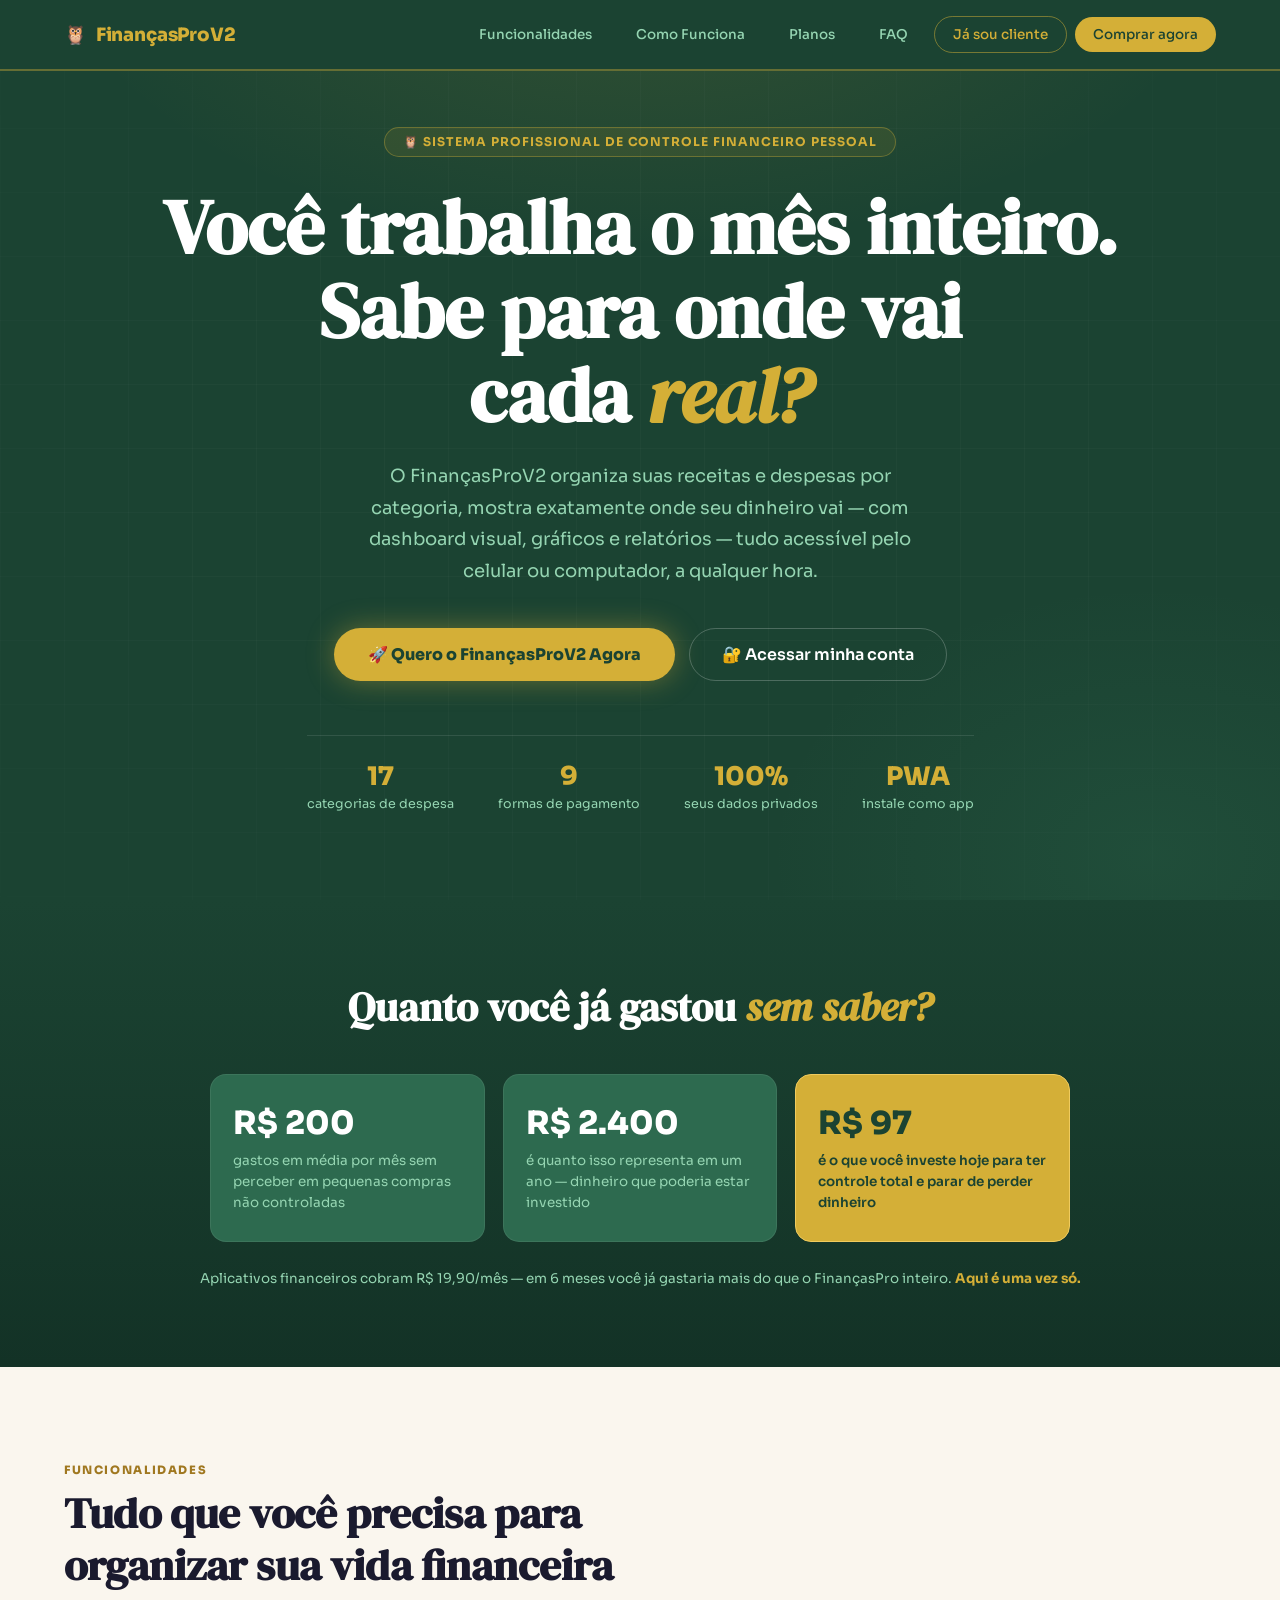
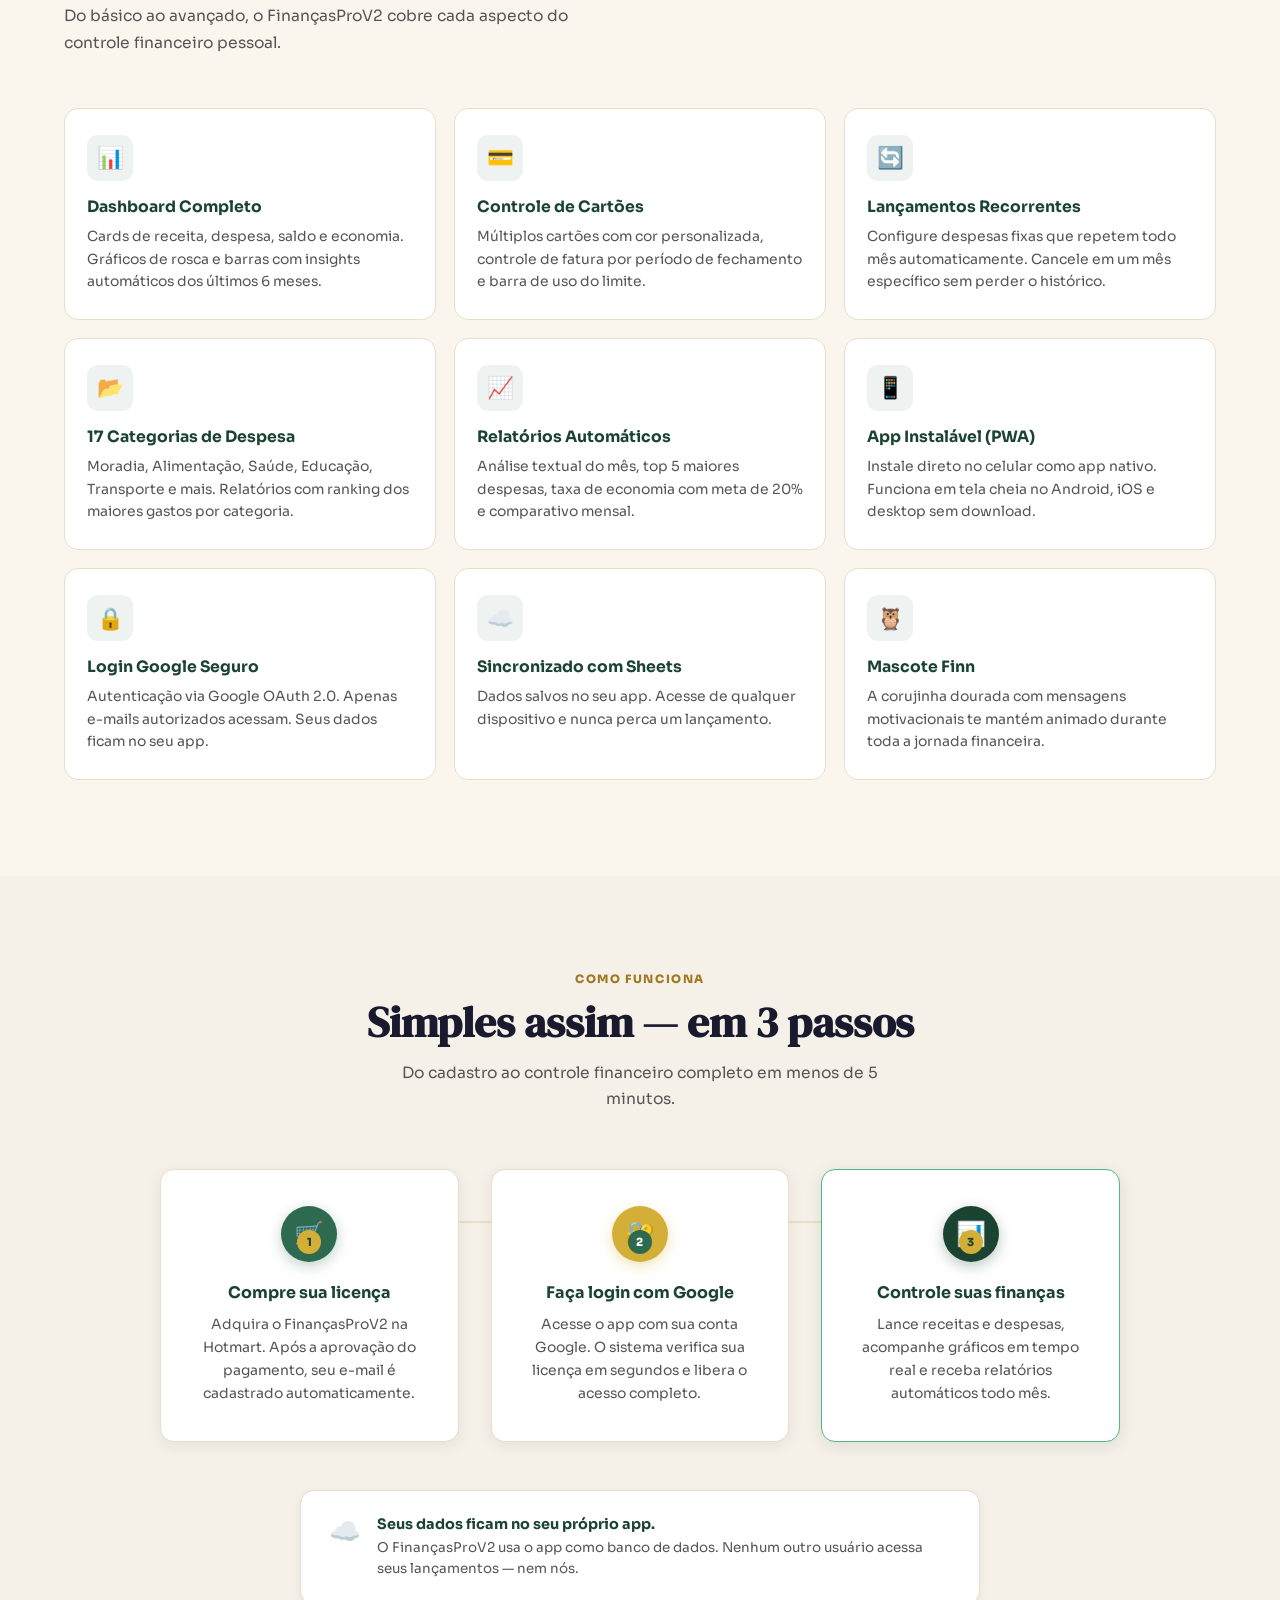
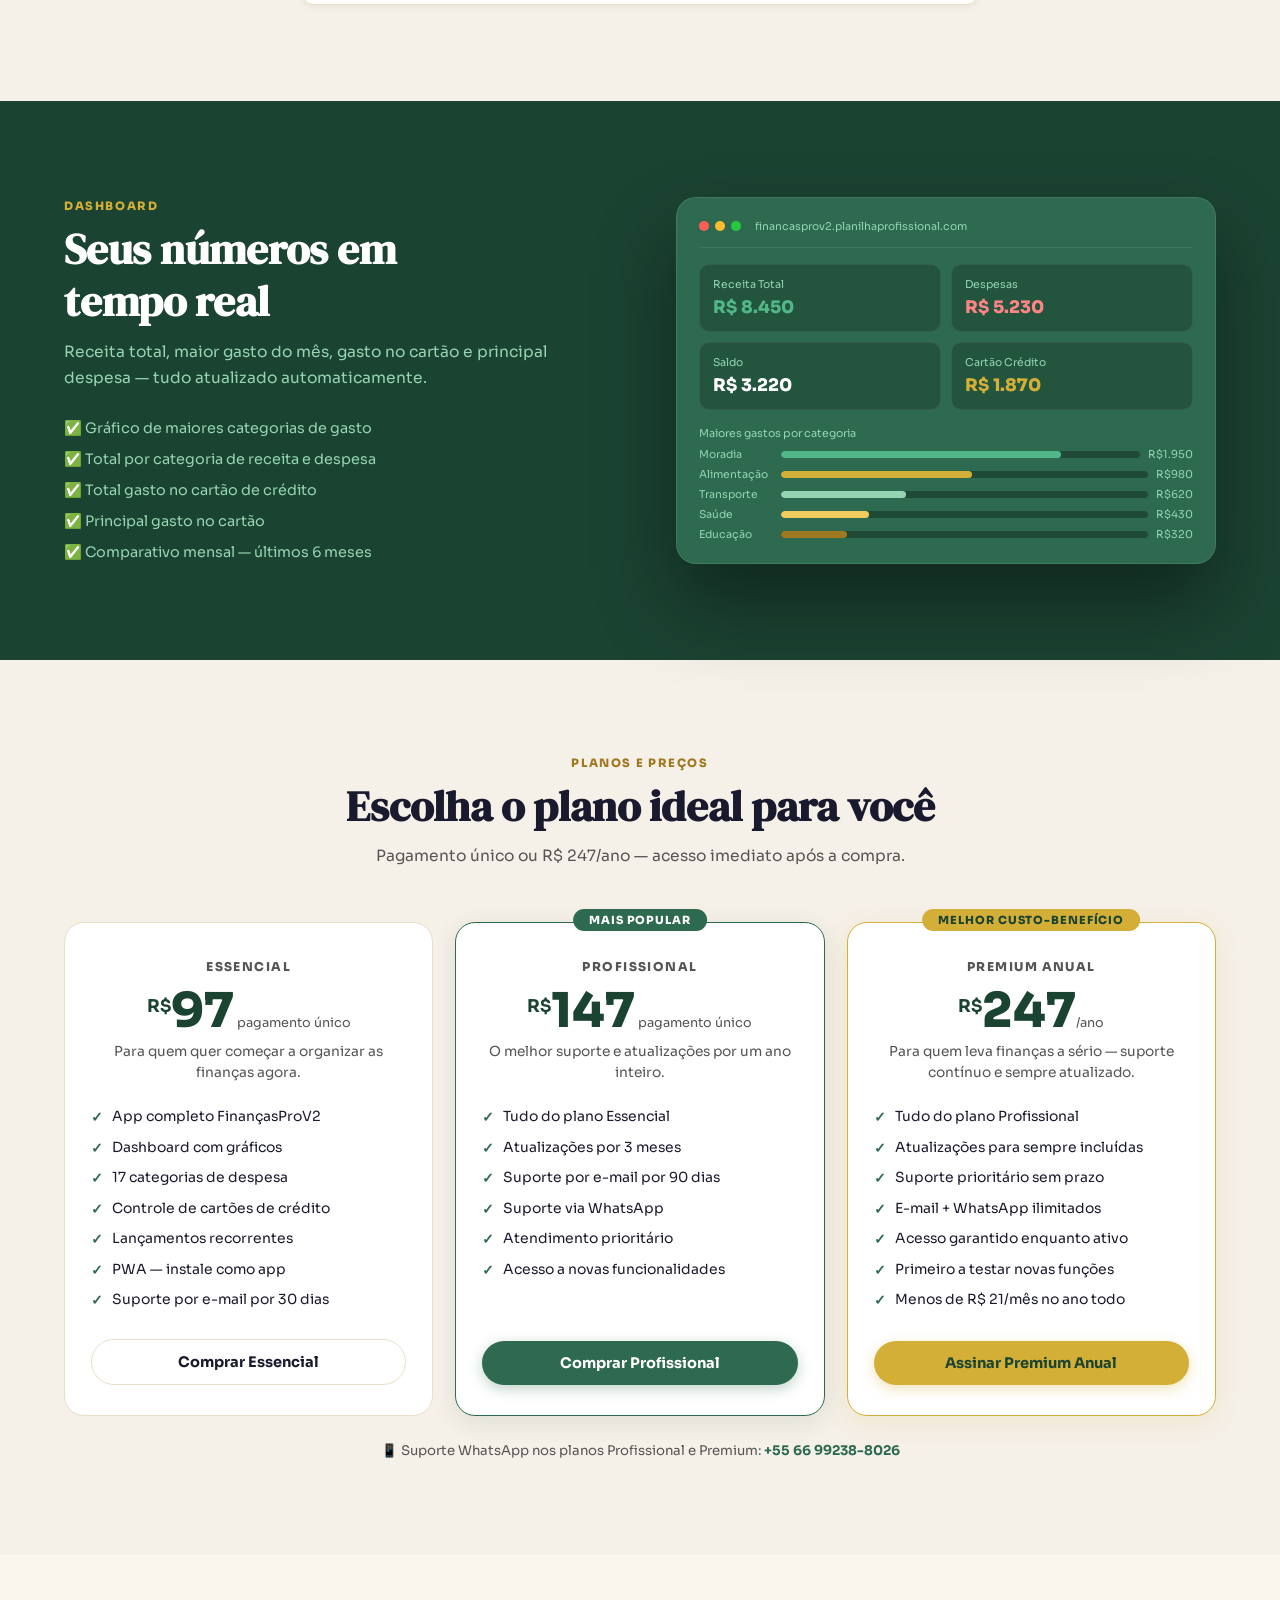
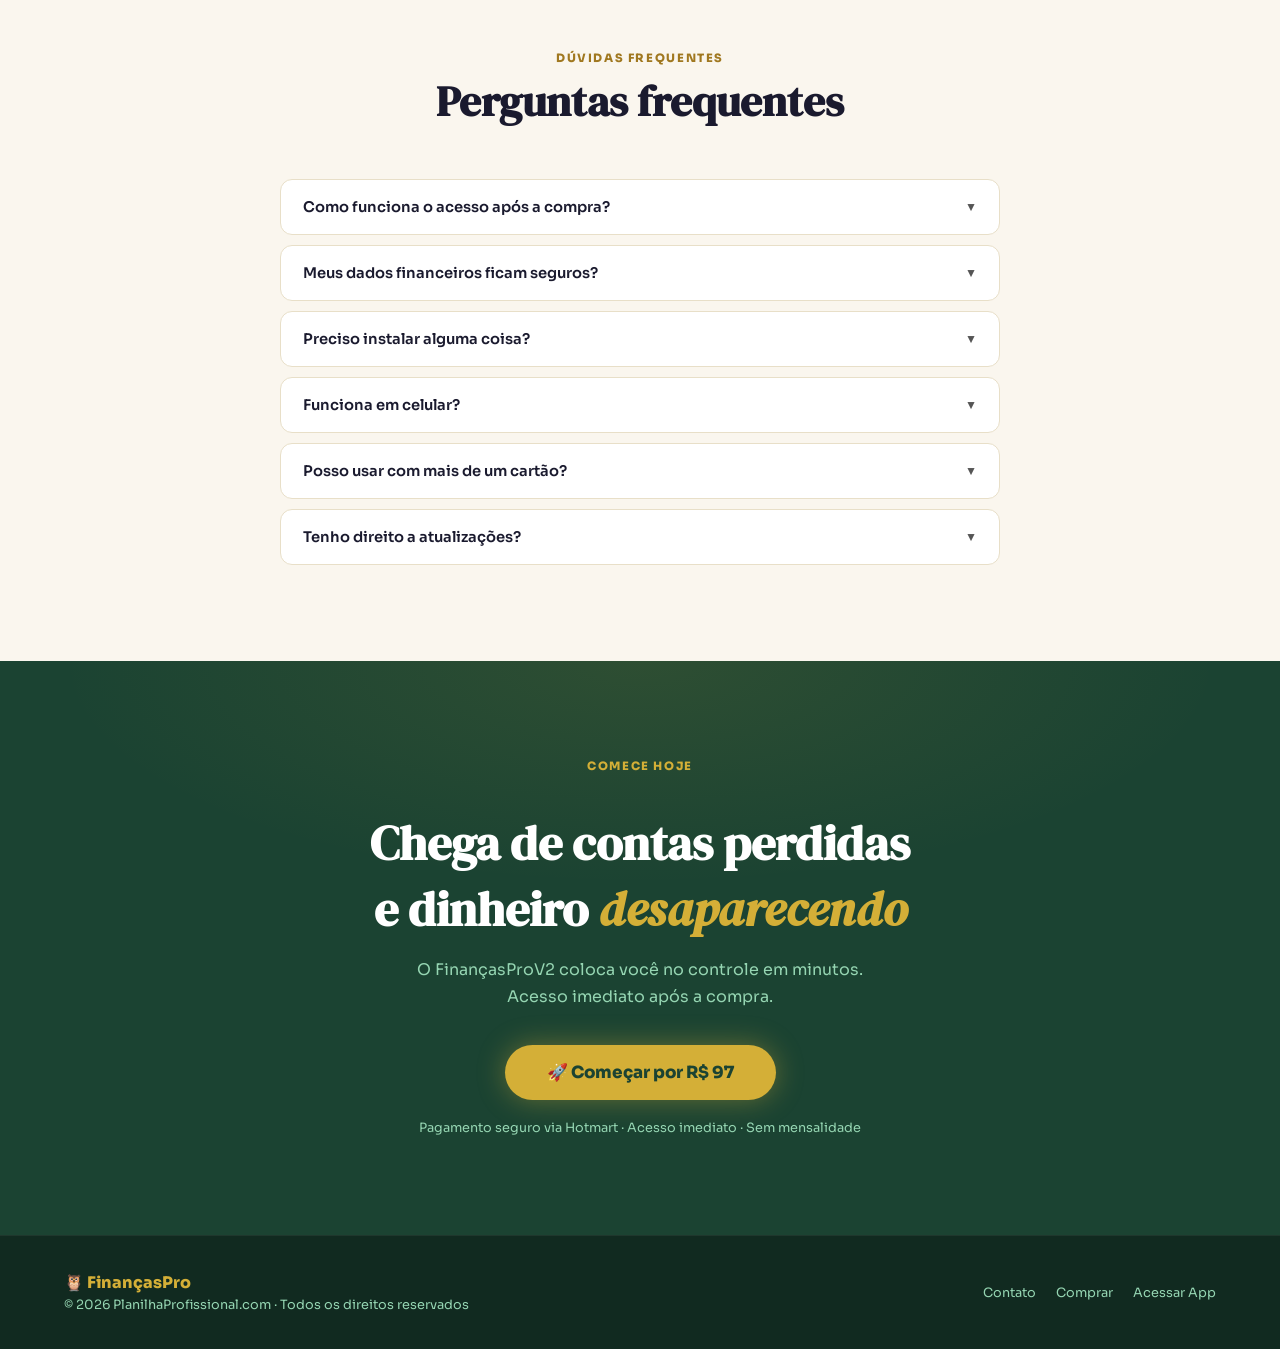
<file: index.html>
<!DOCTYPE html>
<html lang="pt-BR">
<head>
  <meta charset="UTF-8" />
  <meta name="viewport" content="width=device-width, initial-scale=1.0" />
  <title>FinançasProV2 — Controle Financeiro Inteligente</title>
  <meta name="description" content="Sistema profissional de controle financeiro pessoal. Dashboard completo, gráficos, controle de cartões e relatórios automáticos." />
  <link rel="icon" href="data:image/svg+xml,<svg xmlns='http://www.w3.org/2000/svg' viewBox='0 0 100 100'><text y='.9em' font-size='90'>🦉</text></svg>" />
  <link rel="preconnect" href="https://fonts.googleapis.com" />
  <link href="https://fonts.googleapis.com/css2?family=Sora:wght@300;400;500;600;700;800&family=DM+Serif+Display:ital@0;1&display=swap" rel="stylesheet" />
  <style>
    *, *::before, *::after { box-sizing: border-box; margin: 0; padding: 0; }

    :root {
      --verde-escuro:   #1B4332;
      --verde-medio:    #2D6A4F;
      --verde-claro:    #52B788;
      --verde-accent:   #95D5B2;
      --dourado:        #D4AF37;
      --dourado-claro:  #F0CB5E;
      --dourado-escuro: #A07820;
      --bege:           #F5F0E8;
      --bege-claro:     #FAF6EE;
      --bege-escuro:    #E8DFC8;
      --texto-escuro:   #1A1A2E;
      --texto-medio:    #555555;
      --vermelho:       #C0392B;
      --verde-positivo: #1B7A3E;
      --radius: 14px;
    }

    html { scroll-behavior: smooth; }
    body {
      font-family: 'Sora', sans-serif;
      background: var(--bege-claro);
      color: var(--texto-escuro);
      overflow-x: hidden;
    }

    /* ──────────────────── NAV ──────────────────── */
    nav {
      position: fixed; top: 0; left: 0; right: 0; z-index: 100;
      display: flex; align-items: center; justify-content: space-between;
      padding: 16px 5%;
      background: var(--verde-escuro);
      border-bottom: 2px solid rgba(212,175,55,0.4);
    }
    .nav-logo {
      display: flex; align-items: center; gap: 9px;
      font-weight: 800; font-size: 1.15rem; color: #fff;
      text-decoration: none; letter-spacing: -0.01em;
    }
    .nav-logo span { color: var(--dourado); }
    .nav-links { display: flex; gap: 8px; align-items: center; }
    .nav-links a {
      padding: 9px 18px; border-radius: 50px;
      font-size: 0.84rem; font-weight: 500; text-decoration: none;
      transition: all .2s;
    }
    .nav-ghost { color: var(--verde-accent); }
    .nav-ghost:hover { color: #fff; }
    .nav-outline { color: var(--dourado); border: 1.5px solid rgba(212,175,55,0.5); }
    .nav-outline:hover { background: rgba(212,175,55,0.1); border-color: var(--dourado); }
    .nav-fill { background: var(--dourado); color: var(--verde-escuro); font-weight: 700; }
    .nav-fill:hover { background: var(--dourado-claro); }

    /* ──────────────────── HERO ──────────────────── */
    .hero {
      min-height: 100vh;
      background: var(--verde-escuro);
      display: flex; flex-direction: column; align-items: center; justify-content: center;
      text-align: center; padding: 120px 5% 80px;
      position: relative; overflow: hidden;
    }
    .hero::before {
      content: '';
      position: absolute; inset: 0; pointer-events: none;
      background:
        radial-gradient(ellipse 70% 50% at 50% -5%, rgba(212,175,55,0.13) 0%, transparent 65%),
        radial-gradient(ellipse 50% 50% at 90% 95%, rgba(82,183,136,0.09) 0%, transparent 60%);
    }
    .hero-grid {
      position: absolute; inset: 0; pointer-events: none;
      background-image:
        linear-gradient(rgba(255,255,255,0.025) 1px, transparent 1px),
        linear-gradient(90deg, rgba(255,255,255,0.025) 1px, transparent 1px);
      background-size: 64px 64px;
      mask-image: radial-gradient(ellipse 85% 80% at 50% 50%, black 40%, transparent 100%);
    }
    .hero-badge {
      position: relative;
      display: inline-flex; align-items: center; gap: 8px;
      background: rgba(212,175,55,0.1); border: 1px solid rgba(212,175,55,0.35);
      color: var(--dourado); border-radius: 50px;
      padding: 6px 18px; font-size: 0.76rem; font-weight: 700;
      margin-bottom: 28px; letter-spacing: 0.08em; text-transform: uppercase;
    }
    .hero h1 {
      position: relative;
      font-family: 'DM Serif Display', serif;
      font-size: clamp(2.6rem, 6vw, 4.8rem);
      line-height: 1.1; margin-bottom: 22px; color: #fff;
    }
    .hero h1 em { font-style: italic; color: var(--dourado); }
    .hero-sub {
      position: relative;
      font-size: clamp(0.97rem, 2vw, 1.13rem);
      color: var(--verde-accent);
      max-width: 560px; line-height: 1.75;
      margin: 0 auto 42px;
    }
    .hero-ctas {
      position: relative;
      display: flex; gap: 14px; flex-wrap: wrap; justify-content: center;
      margin-bottom: 54px;
    }
    .btn-primary {
      display: inline-flex; align-items: center; gap: 8px;
      background: var(--dourado); color: var(--verde-escuro);
      font-weight: 800; font-size: 1rem; font-family: 'Sora', sans-serif;
      padding: 15px 34px; border-radius: 50px; text-decoration: none;
      box-shadow: 0 0 28px rgba(212,175,55,0.4);
      transition: all .25s;
    }
    .btn-primary:hover { background: var(--dourado-claro); transform: translateY(-2px); box-shadow: 0 0 42px rgba(212,175,55,0.55); }
    .btn-secondary {
      display: inline-flex; align-items: center; gap: 8px;
      background: transparent; color: #fff; font-weight: 600; font-size: 1rem;
      padding: 15px 32px; border-radius: 50px;
      border: 1.5px solid rgba(255,255,255,0.22); text-decoration: none; transition: all .25s;
    }
    .btn-secondary:hover { border-color: rgba(255,255,255,0.5); background: rgba(255,255,255,0.07); }
    .hero-stats {
      position: relative;
      display: flex; gap: 44px; flex-wrap: wrap; justify-content: center;
      padding-top: 24px; border-top: 1px solid rgba(255,255,255,0.1);
    }
    .hero-stat { text-align: center; }
    .hero-stat strong { display: block; font-size: 1.6rem; font-weight: 800; color: var(--dourado); }
    .hero-stat span { font-size: 0.79rem; color: var(--verde-accent); }

    /* ──────────────────── SECTION PAIN ──────────────────── */
    .pain-section {
      background: linear-gradient(180deg, var(--verde-escuro) 0%, #133226 100%);
      padding: 80px 5%;
    }
    .pain-title {
      font-family: 'DM Serif Display', serif;
      font-size: clamp(1.7rem, 3.5vw, 2.5rem);
      color: #fff; text-align: center; margin-bottom: 40px;
    }
    .pain-title em { font-style: italic; color: var(--dourado); }
    .pain-grid {
      display: grid; grid-template-columns: repeat(auto-fit, minmax(220px, 1fr));
      gap: 18px; max-width: 860px; margin: 0 auto 28px;
    }
    .pain-card {
      background: var(--verde-medio);
      border-radius: 16px; padding: 28px 22px;
      border: 1px solid rgba(255,255,255,0.07);
    }
    .pain-card.highlight {
      background: var(--dourado); border-color: var(--dourado-claro);
    }
    .pain-card .pain-val { font-size: 2rem; font-weight: 800; color: #fff; margin-bottom: 8px; }
    .pain-card.highlight .pain-val { color: var(--verde-escuro); }
    .pain-card .pain-desc { font-size: 0.84rem; color: var(--verde-accent); line-height: 1.55; }
    .pain-card.highlight .pain-desc { color: var(--verde-escuro); font-weight: 600; }
    .pain-note { text-align: center; color: var(--verde-accent); font-size: 0.84rem; }
    .pain-note a { color: var(--dourado); font-weight: 700; text-decoration: none; }
    .pain-note a:hover { color: var(--dourado-claro); }

    /* ──────────────────── FEATURES ──────────────────── */
    #funcionalidades { background: var(--bege-claro); padding: 96px 5%; }
    .section-label {
      font-size: 0.72rem; font-weight: 800; letter-spacing: 0.14em;
      color: var(--dourado-escuro); text-transform: uppercase; margin-bottom: 10px;
    }
    .section-label.light { color: var(--dourado); }
    .section-title {
      font-family: 'DM Serif Display', serif;
      font-size: clamp(1.9rem, 4vw, 2.7rem); line-height: 1.2;
      margin-bottom: 12px; color: var(--texto-escuro);
    }
    .section-title.light { color: #fff; }
    .section-sub { color: var(--texto-medio); font-size: 0.97rem; line-height: 1.7; max-width: 540px; }
    .section-sub.light { color: var(--verde-accent); }

    .features-grid {
      display: grid; grid-template-columns: repeat(auto-fit, minmax(275px, 1fr));
      gap: 18px; margin-top: 52px;
    }
    .feature-card {
      background: #fff; border: 1px solid var(--bege-escuro);
      border-radius: var(--radius); padding: 26px 22px;
      transition: border-color .25s, transform .25s, box-shadow .25s;
    }
    .feature-card:hover {
      border-color: var(--verde-claro); transform: translateY(-4px);
      box-shadow: 0 12px 32px rgba(27,67,50,0.1);
    }
    .feature-icon {
      width: 46px; height: 46px;
      background: rgba(45,106,79,0.08); border-radius: 11px;
      display: flex; align-items: center; justify-content: center;
      font-size: 1.35rem; margin-bottom: 16px;
    }
    .feature-card h3 { font-size: 0.98rem; font-weight: 700; margin-bottom: 8px; color: var(--verde-escuro); }
    .feature-card p { color: var(--texto-medio); font-size: 0.87rem; line-height: 1.63; }

    /* ──────────────────── MOCKUP ──────────────────── */
    .mockup-section { background: var(--verde-escuro); padding: 96px 5%; }
    .mockup-inner { display: grid; grid-template-columns: 1fr 1fr; gap: 72px; align-items: center; }
    @media(max-width:768px){ .mockup-inner{ grid-template-columns:1fr; } }
    .mockup-screen {
      background: var(--verde-medio); border: 1px solid rgba(255,255,255,0.1);
      border-radius: 20px; padding: 22px;
      box-shadow: 0 40px 80px rgba(0,0,0,0.4);
    }
    .mockup-topbar {
      display: flex; align-items: center; gap: 6px;
      margin-bottom: 16px; padding-bottom: 14px;
      border-bottom: 1px solid rgba(255,255,255,0.08);
    }
    .mockup-dot { width: 10px; height: 10px; border-radius: 50%; }
    .mockup-url { margin-left: 8px; font-size: 0.67rem; color: var(--verde-accent); }
    .mockup-cards { display: grid; grid-template-columns: 1fr 1fr; gap: 10px; margin-bottom: 16px; }
    .mockup-card {
      background: rgba(27,67,50,0.55); border-radius: 10px; padding: 13px;
      border: 1px solid rgba(255,255,255,0.07);
    }
    .mockup-card-label { font-size: 0.67rem; color: var(--verde-accent); margin-bottom: 5px; }
    .mockup-card-val { font-size: 1.08rem; font-weight: 800; }
    .c-green { color: var(--verde-claro); }
    .c-red   { color: #FF8585; }
    .c-gold  { color: var(--dourado); }
    .c-white { color: #fff; }
    .mockup-bar-label { font-size: 0.68rem; color: var(--verde-accent); margin-bottom: 8px; }
    .mockup-bars { display: flex; flex-direction: column; gap: 7px; }
    .mockup-bar-row { display: flex; align-items: center; gap: 8px; }
    .mockup-bar-name { font-size: 0.67rem; color: var(--verde-accent); width: 74px; flex-shrink: 0; }
    .mockup-bar-track { flex:1; height: 7px; background: rgba(0,0,0,0.3); border-radius: 50px; overflow: hidden; }
    .mockup-bar-fill { height: 100%; border-radius: 50px; }
    .mockup-bar-pct { font-size: 0.67rem; color: var(--verde-accent); flex-shrink:0; }

    /* ──────────────────── PLANS ──────────────────── */
    #planos { background: var(--bege); padding: 96px 5%; text-align: center; }
    .plans-grid {
      display: grid; grid-template-columns: repeat(auto-fit, minmax(280px, 1fr));
      gap: 22px; margin-top: 52px; align-items: stretch;
    }
    .plan-card {
      background: #fff; border: 1.5px solid var(--bege-escuro);
      border-radius: 20px; padding: 36px 26px 30px;
      display: flex; flex-direction: column;
      position: relative;
      transition: border-color .25s, transform .25s, box-shadow .25s;
    }
    .plan-card:hover { transform: translateY(-6px); box-shadow: 0 16px 40px rgba(27,67,50,0.12); }
    .plan-card.featured { border-color: var(--verde-medio); box-shadow: 0 6px 24px rgba(27,67,50,0.1); }
    .plan-card.premium  { border-color: var(--dourado);     box-shadow: 0 6px 24px rgba(212,175,55,0.15); }
    .plan-badge {
      position: absolute; top: -14px; left: 50%; transform: translateX(-50%);
      font-size: 0.7rem; font-weight: 800; letter-spacing: 0.08em;
      padding: 4px 16px; border-radius: 50px; text-transform: uppercase; white-space: nowrap;
    }
    .badge-verde { background: var(--verde-medio); color: #fff; }
    .badge-gold  { background: var(--dourado); color: var(--verde-escuro); }
    .plan-name { font-size: 0.76rem; font-weight: 800; letter-spacing: 0.12em; text-transform: uppercase; color: var(--texto-medio); margin-bottom: 12px; }
    .plan-price { margin-bottom: 6px; }
    .plan-price .cur { font-size: 1.1rem; font-weight: 700; color: var(--verde-escuro); vertical-align: top; margin-top: 8px; display: inline-block; }
    .plan-price .amt { font-size: 3rem; font-weight: 800; line-height: 1; color: var(--verde-escuro); }
    .plan-price .per { font-size: 0.8rem; color: var(--texto-medio); }
    .plan-desc { color: var(--texto-medio); font-size: 0.86rem; margin-bottom: 24px; line-height: 1.55; }
    .plan-features { list-style: none; flex:1; margin-bottom: 28px; display: flex; flex-direction: column; gap: 10px; }
    .plan-features li { display: flex; align-items: flex-start; gap: 9px; font-size: 0.87rem; line-height: 1.4; color: var(--texto-escuro); }
    .plan-features li::before { content:"✓"; color: var(--verde-medio); font-weight: 800; flex-shrink:0; margin-top:1px; }
    .plan-cta { display: block; text-align: center; padding: 13px 22px; border-radius: 50px; font-weight: 700; font-size: 0.91rem; text-decoration: none; transition: all .25s; }
    .cta-outline { border: 1.5px solid var(--bege-escuro); color: var(--texto-escuro); }
    .cta-outline:hover { border-color: var(--verde-medio); color: var(--verde-medio); }
    .cta-verde  { background: var(--verde-medio); color: #fff; box-shadow: 0 4px 14px rgba(45,106,79,0.3); }
    .cta-verde:hover  { background: var(--verde-escuro); transform: translateY(-1px); }
    .cta-gold   { background: var(--dourado); color: var(--verde-escuro); box-shadow: 0 4px 14px rgba(212,175,55,0.35); }
    .cta-gold:hover   { background: var(--dourado-claro); transform: translateY(-1px); }

    /* ──────────────────── FAQ ──────────────────── */
    #faq { background: var(--bege-claro); padding: 96px 5%; }
    .faq-list { max-width: 720px; margin: 52px auto 0; display: flex; flex-direction: column; gap: 10px; }
    .faq-item { background: #fff; border: 1px solid var(--bege-escuro); border-radius: 12px; overflow: hidden; }
    .faq-q {
      width: 100%; background: none; border: none; color: var(--texto-escuro);
      font-family: 'Sora', sans-serif; font-size: 0.92rem; font-weight: 600;
      text-align: left; padding: 18px 22px;
      display: flex; justify-content: space-between; align-items: center; gap: 12px;
      cursor: pointer; transition: color .2s;
    }
    .faq-q:hover { color: var(--verde-medio); }
    .faq-q .arrow { transition: transform .25s; font-size: 0.76rem; color: var(--texto-medio); flex-shrink:0; }
    .faq-item.open .faq-q { color: var(--verde-medio); }
    .faq-item.open .faq-q .arrow { transform: rotate(180deg); }
    .faq-a { max-height: 0; overflow: hidden; transition: max-height .3s ease, padding .3s ease; color: var(--texto-medio); font-size: 0.88rem; line-height: 1.7; }
    .faq-item.open .faq-a { max-height: 200px; padding: 0 22px 18px; }

    /* ──────────────────── CTA FINAL ──────────────────── */
    .final-cta {
      background: var(--verde-escuro); text-align: center; padding: 96px 5%;
      position: relative; overflow: hidden;
    }
    .final-cta::before {
      content:''; position:absolute; inset:0;
      background: radial-gradient(ellipse 70% 60% at 50% 0%, rgba(212,175,55,0.1) 0%, transparent 65%);
    }
    .final-cta h2 {
      position: relative;
      font-family: 'DM Serif Display', serif;
      font-size: clamp(2rem, 4vw, 3rem); color: #fff; margin-bottom: 14px;
    }
    .final-cta h2 em { font-style: italic; color: var(--dourado); }
    .final-cta p { position: relative; color: var(--verde-accent); max-width: 460px; margin: 0 auto 34px; line-height: 1.7; }
    .final-cta .note { font-size: 0.8rem; margin-top: 18px; margin-bottom: 0; }

    /* ──────────────────── FOOTER ──────────────────── */
    footer {
      background: #112a20; padding: 36px 5%;
      border-top: 1px solid rgba(255,255,255,0.06);
      display: flex; flex-wrap: wrap; gap: 16px;
      align-items: center; justify-content: space-between;
      color: var(--verde-accent); font-size: 0.8rem;
    }
    footer a { color: var(--verde-accent); text-decoration: none; transition: color .2s; }
    footer a:hover { color: var(--dourado); }
    .footer-logo { font-weight: 800; color: #fff; font-size: 1rem; margin-bottom: 4px; }
    .footer-logo span { color: var(--dourado); }

    @media(max-width:640px){
      nav { padding: 12px 4%; }
      .nav-links .nav-ghost { display: none; }
    }
  </style>
</head>
<body>

<!-- NAV -->
<nav>
  <a class="nav-logo" href="#">🦉 <span>FinançasProV2</span></a>
  <div class="nav-links">
    <a href="#funcionalidades" class="nav-ghost">Funcionalidades</a>
    <a href="#como-funciona" class="nav-ghost">Como Funciona</a>
    <a href="#planos" class="nav-ghost">Planos</a>
    <a href="#faq" class="nav-ghost">FAQ</a>
    <a href="app.html" class="nav-outline">Já sou cliente</a>
    <a href="https://go.hotmart.com/W105603611X" target="_blank" class="nav-fill">Comprar agora</a>
  </div>
</nav>

<!-- HERO -->
<section class="hero">
  <div class="hero-grid"></div>
  <div class="hero-badge">🦉 Sistema Profissional de Controle Financeiro Pessoal</div>
  <h1>Você trabalha o mês inteiro.<br/>Sabe para onde vai<br/>cada <em>real?</em></h1>
  <p class="hero-sub">
    O FinançasProV2 organiza suas receitas e despesas por categoria, mostra exatamente onde seu dinheiro vai — com dashboard visual, gráficos e relatórios — tudo acessível pelo celular ou computador, a qualquer hora.
  </p>
  <div class="hero-ctas">
    <a href="https://go.hotmart.com/W105603611X" target="_blank" class="btn-primary">🚀 Quero o FinançasProV2 Agora</a>
    <a href="app.html" class="btn-secondary">🔐 Acessar minha conta</a>
  </div>
  <div class="hero-stats">
    <div class="hero-stat"><strong>17</strong><span>categorias de despesa</span></div>
    <div class="hero-stat"><strong>9</strong><span>formas de pagamento</span></div>
    <div class="hero-stat"><strong>100%</strong><span>seus dados privados</span></div>
    <div class="hero-stat"><strong>PWA</strong><span>instale como app</span></div>
  </div>
</section>

<!-- PAIN -->
<section class="pain-section">
  <h2 class="pain-title">Quanto você já gastou <em>sem saber?</em></h2>
  <div class="pain-grid">
    <div class="pain-card">
      <div class="pain-val">R$ 200</div>
      <div class="pain-desc">gastos em média por mês sem perceber em pequenas compras não controladas</div>
    </div>
    <div class="pain-card">
      <div class="pain-val">R$ 2.400</div>
      <div class="pain-desc">é quanto isso representa em um ano — dinheiro que poderia estar investido</div>
    </div>
    <div class="pain-card highlight">
      <div class="pain-val">R$ 97</div>
      <div class="pain-desc">é o que você investe hoje para ter controle total e parar de perder dinheiro</div>
    </div>
  </div>
  <p class="pain-note">Aplicativos financeiros cobram R$ 19,90/mês — em 6 meses você já gastaria mais do que o FinançasPro inteiro. <a href="https://go.hotmart.com/W105603611X" target="_blank">Aqui é uma vez só.</a></p>
</section>

<!-- FEATURES -->
<section id="funcionalidades">
  <p class="section-label">Funcionalidades</p>
  <h2 class="section-title">Tudo que você precisa para<br/>organizar sua vida financeira</h2>
  <p class="section-sub">Do básico ao avançado, o FinançasProV2 cobre cada aspecto do controle financeiro pessoal.</p>
  <div class="features-grid">
    <div class="feature-card"><div class="feature-icon">📊</div><h3>Dashboard Completo</h3><p>Cards de receita, despesa, saldo e economia. Gráficos de rosca e barras com insights automáticos dos últimos 6 meses.</p></div>
    <div class="feature-card"><div class="feature-icon">💳</div><h3>Controle de Cartões</h3><p>Múltiplos cartões com cor personalizada, controle de fatura por período de fechamento e barra de uso do limite.</p></div>
    <div class="feature-card"><div class="feature-icon">🔄</div><h3>Lançamentos Recorrentes</h3><p>Configure despesas fixas que repetem todo mês automaticamente. Cancele em um mês específico sem perder o histórico.</p></div>
    <div class="feature-card"><div class="feature-icon">📂</div><h3>17 Categorias de Despesa</h3><p>Moradia, Alimentação, Saúde, Educação, Transporte e mais. Relatórios com ranking dos maiores gastos por categoria.</p></div>
    <div class="feature-card"><div class="feature-icon">📈</div><h3>Relatórios Automáticos</h3><p>Análise textual do mês, top 5 maiores despesas, taxa de economia com meta de 20% e comparativo mensal.</p></div>
    <div class="feature-card"><div class="feature-icon">📱</div><h3>App Instalável (PWA)</h3><p>Instale direto no celular como app nativo. Funciona em tela cheia no Android, iOS e desktop sem download.</p></div>
    <div class="feature-card"><div class="feature-icon">🔒</div><h3>Login Google Seguro</h3><p>Autenticação via Google OAuth 2.0. Apenas e-mails autorizados acessam. Seus dados ficam no seu app.</p></div>
    <div class="feature-card"><div class="feature-icon">☁️</div><h3>Sincronizado com Sheets</h3><p>Dados salvos no seu app. Acesse de qualquer dispositivo e nunca perca um lançamento.</p></div>
    <div class="feature-card"><div class="feature-icon">🦉</div><h3>Mascote Finn</h3><p>A corujinha dourada com mensagens motivacionais te mantém animado durante toda a jornada financeira.</p></div>
  </div>
</section>

<!-- COMO FUNCIONA -->
<section id="como-funciona" style="background:var(--bege);padding:96px 5%;">
  <div style="text-align:center;margin-bottom:56px;">
    <p class="section-label">Como Funciona</p>
    <h2 class="section-title">Simples assim — em 3 passos</h2>
    <p class="section-sub" style="margin:0 auto;">Do cadastro ao controle financeiro completo em menos de 5 minutos.</p>
  </div>

  <div style="display:grid;grid-template-columns:repeat(auto-fit,minmax(260px,1fr));gap:32px;max-width:960px;margin:0 auto;position:relative;">

    <!-- Linha conectora desktop -->
    <div style="position:absolute;top:52px;left:calc(16.6% + 20px);right:calc(16.6% + 20px);height:2px;background:var(--bege-escuro);z-index:0;"></div>

    <!-- Passo 1 -->
    <div style="background:#fff;border-radius:var(--radius);padding:36px 28px;text-align:center;border:1px solid var(--bege-escuro);position:relative;z-index:1;box-shadow:0 4px 16px rgba(27,67,50,0.07);">
      <div style="width:56px;height:56px;background:var(--verde-medio);border-radius:50%;display:flex;align-items:center;justify-content:center;margin:0 auto 20px;font-size:1.5rem;box-shadow:0 4px 14px rgba(45,106,79,0.3);">
        🛒
      </div>
      <div style="position:absolute;top:28px;left:50%;transform:translateX(-50%);width:24px;height:24px;background:var(--dourado);border-radius:50%;display:flex;align-items:center;justify-content:center;font-size:0.7rem;font-weight:800;color:var(--verde-escuro);margin-top:32px;">1</div>
      <h3 style="font-size:1rem;font-weight:700;color:var(--verde-escuro);margin-bottom:10px;margin-top:8px;">Compre sua licença</h3>
      <p style="font-size:0.87rem;color:var(--texto-medio);line-height:1.65;">Adquira o FinançasProV2 na Hotmart. Após a aprovação do pagamento, seu e-mail é cadastrado automaticamente.</p>
    </div>

    <!-- Passo 2 -->
    <div style="background:#fff;border-radius:var(--radius);padding:36px 28px;text-align:center;border:1px solid var(--bege-escuro);position:relative;z-index:1;box-shadow:0 4px 16px rgba(27,67,50,0.07);">
      <div style="width:56px;height:56px;background:var(--dourado);border-radius:50%;display:flex;align-items:center;justify-content:center;margin:0 auto 20px;font-size:1.5rem;box-shadow:0 4px 14px rgba(212,175,55,0.35);">
        🔐
      </div>
      <div style="position:absolute;top:28px;left:50%;transform:translateX(-50%);width:24px;height:24px;background:var(--verde-medio);border-radius:50%;display:flex;align-items:center;justify-content:center;font-size:0.7rem;font-weight:800;color:#fff;margin-top:32px;">2</div>
      <h3 style="font-size:1rem;font-weight:700;color:var(--verde-escuro);margin-bottom:10px;margin-top:8px;">Faça login com Google</h3>
      <p style="font-size:0.87rem;color:var(--texto-medio);line-height:1.65;">Acesse o app com sua conta Google. O sistema verifica sua licença em segundos e libera o acesso completo.</p>
    </div>

    <!-- Passo 3 -->
    <div style="background:#fff;border-radius:var(--radius);padding:36px 28px;text-align:center;border:1px solid var(--verde-claro);position:relative;z-index:1;box-shadow:0 4px 16px rgba(27,67,50,0.1);">
      <div style="width:56px;height:56px;background:var(--verde-escuro);border-radius:50%;display:flex;align-items:center;justify-content:center;margin:0 auto 20px;font-size:1.5rem;box-shadow:0 4px 14px rgba(27,67,50,0.3);">
        📊
      </div>
      <div style="position:absolute;top:28px;left:50%;transform:translateX(-50%);width:24px;height:24px;background:var(--dourado);border-radius:50%;display:flex;align-items:center;justify-content:center;font-size:0.7rem;font-weight:800;color:var(--verde-escuro);margin-top:32px;">3</div>
      <h3 style="font-size:1rem;font-weight:700;color:var(--verde-escuro);margin-bottom:10px;margin-top:8px;">Controle suas finanças</h3>
      <p style="font-size:0.87rem;color:var(--texto-medio);line-height:1.65;">Lance receitas e despesas, acompanhe gráficos em tempo real e receba relatórios automáticos todo mês.</p>
    </div>

  </div>

  <!-- Detalhe técnico -->
  <div style="max-width:680px;margin:48px auto 0;background:#fff;border-radius:var(--radius);padding:24px 28px;border:1px solid var(--bege-escuro);display:flex;align-items:flex-start;gap:16px;box-shadow:0 2px 8px rgba(27,67,50,0.06);">
    <span style="font-size:1.6rem;flex-shrink:0;">☁️</span>
    <div>
      <strong style="font-size:0.9rem;color:var(--verde-escuro);display:block;margin-bottom:4px;">Seus dados ficam no seu próprio app.</strong>
      <p style="font-size:0.84rem;color:var(--texto-medio);line-height:1.6;">O FinançasProV2 usa o app como banco de dados. Nenhum outro usuário acessa seus lançamentos — nem nós.</p>
    </div>
  </div>
</section>

<!-- MOCKUP -->
<section class="mockup-section">
  <div class="mockup-inner">
    <div>
      <p class="section-label light">Dashboard</p>
      <h2 class="section-title light">Seus números em<br/>tempo real</h2>
      <p class="section-sub light" style="margin-bottom:28px;">Receita total, maior gasto do mês, gasto no cartão e principal despesa — tudo atualizado automaticamente.</p>
      <ul style="list-style:none;display:flex;flex-direction:column;gap:13px;font-size:0.9rem;color:var(--verde-accent);">
        <li>✅ Gráfico de maiores categorias de gasto</li>
        <li>✅ Total por categoria de receita e despesa</li>
        <li>✅ Total gasto no cartão de crédito</li>
        <li>✅ Principal gasto no cartão</li>
        <li>✅ Comparativo mensal — últimos 6 meses</li>
      </ul>
    </div>
    <div class="mockup-screen">
      <div class="mockup-topbar">
        <div class="mockup-dot" style="background:#FF5F57;"></div>
        <div class="mockup-dot" style="background:#FEBC2E;"></div>
        <div class="mockup-dot" style="background:#28C840;"></div>
        <span class="mockup-url">financasprov2.planilhaprofissional.com</span>
      </div>
      <div class="mockup-cards">
        <div class="mockup-card"><div class="mockup-card-label">Receita Total</div><div class="mockup-card-val c-green">R$ 8.450</div></div>
        <div class="mockup-card"><div class="mockup-card-label">Despesas</div><div class="mockup-card-val c-red">R$ 5.230</div></div>
        <div class="mockup-card"><div class="mockup-card-label">Saldo</div><div class="mockup-card-val c-white">R$ 3.220</div></div>
        <div class="mockup-card"><div class="mockup-card-label">Cartão Crédito</div><div class="mockup-card-val c-gold">R$ 1.870</div></div>
      </div>
      <div class="mockup-bar-label">Maiores gastos por categoria</div>
      <div class="mockup-bars">
        <div class="mockup-bar-row"><div class="mockup-bar-name">Moradia</div><div class="mockup-bar-track"><div class="mockup-bar-fill" style="width:78%;background:var(--verde-claro);"></div></div><span class="mockup-bar-pct">R$1.950</span></div>
        <div class="mockup-bar-row"><div class="mockup-bar-name">Alimentação</div><div class="mockup-bar-track"><div class="mockup-bar-fill" style="width:52%;background:var(--dourado);"></div></div><span class="mockup-bar-pct">R$980</span></div>
        <div class="mockup-bar-row"><div class="mockup-bar-name">Transporte</div><div class="mockup-bar-track"><div class="mockup-bar-fill" style="width:34%;background:var(--verde-accent);"></div></div><span class="mockup-bar-pct">R$620</span></div>
        <div class="mockup-bar-row"><div class="mockup-bar-name">Saúde</div><div class="mockup-bar-track"><div class="mockup-bar-fill" style="width:24%;background:var(--dourado-claro);"></div></div><span class="mockup-bar-pct">R$430</span></div>
        <div class="mockup-bar-row"><div class="mockup-bar-name">Educação</div><div class="mockup-bar-track"><div class="mockup-bar-fill" style="width:18%;background:var(--dourado-escuro);"></div></div><span class="mockup-bar-pct">R$320</span></div>
      </div>
    </div>
  </div>
</section>

<!-- PLANS -->
<section id="planos">
  <p class="section-label">Planos e Preços</p>
  <h2 class="section-title">Escolha o plano ideal para você</h2>
  <p class="section-sub" style="margin:0 auto;">Pagamento único ou R$ 247/ano — acesso imediato após a compra.</p>
  <div class="plans-grid">
    <div class="plan-card">
      <div class="plan-name">Essencial</div>
      <div class="plan-price"><span class="cur">R$</span><span class="amt">97</span><span class="per"> pagamento único</span></div>
      <p class="plan-desc">Para quem quer começar a organizar as finanças agora.</p>
      <ul class="plan-features">
        <li>App completo FinançasProV2</li>
        <li>Dashboard com gráficos</li>
        <li>17 categorias de despesa</li>
        <li>Controle de cartões de crédito</li>
        <li>Lançamentos recorrentes</li>
        <li>PWA — instale como app</li>
        <li>Suporte por e-mail por 30 dias</li>
      </ul>
      <a href="https://go.hotmart.com/W105603611X" target="_blank" class="plan-cta cta-outline">Comprar Essencial</a>
    </div>
    <div class="plan-card featured">
      <div class="plan-badge badge-verde">Mais popular</div>
      <div class="plan-name">Profissional</div>
      <div class="plan-price"><span class="cur">R$</span><span class="amt">147</span><span class="per"> pagamento único</span></div>
      <p class="plan-desc">O melhor suporte e atualizações por um ano inteiro.</p>
      <ul class="plan-features">
        <li>Tudo do plano Essencial</li>
        <li>Atualizações por 3 meses</li>
        <li>Suporte por e-mail por 90 dias</li>
        <li>Suporte via WhatsApp</li>
        <li>Atendimento prioritário</li>
        <li>Acesso a novas funcionalidades</li>
      </ul>
      <a href="https://go.hotmart.com/W105603611X" target="_blank" class="plan-cta cta-verde">Comprar Profissional</a>
    </div>
    <div class="plan-card premium">
      <div class="plan-badge badge-gold">Melhor custo-benefício</div>
      <div class="plan-name">Premium Anual</div>
      <div class="plan-price"><span class="cur">R$</span><span class="amt">247</span><span class="per">/ano</span></div>
      <p class="plan-desc">Para quem leva finanças a sério — suporte contínuo e sempre atualizado.</p>
      <ul class="plan-features">
        <li>Tudo do plano Profissional</li>
        <li>Atualizações para sempre incluídas</li>
        <li>Suporte prioritário sem prazo</li>
        <li>E-mail + WhatsApp ilimitados</li>
        <li>Acesso garantido enquanto ativo</li>
        <li>Primeiro a testar novas funções</li>
        <li>Menos de R$ 21/mês no ano todo</li>
      </ul>
      <a href="https://go.hotmart.com/W105603611X" target="_blank" class="plan-cta cta-gold">Assinar Premium Anual</a>
    </div>
  </div>
  <p style="text-align:center;margin-top:26px;color:var(--texto-medio);font-size:0.83rem;">📱 Suporte WhatsApp nos planos Profissional e Premium: <strong style="color:var(--verde-medio);">+55 66 99238-8026</strong></p>
</section>

<!-- FAQ -->
<section id="faq">
  <div style="text-align:center;">
    <p class="section-label">Dúvidas Frequentes</p>
    <h2 class="section-title">Perguntas frequentes</h2>
  </div>
  <div class="faq-list">
    <div class="faq-item"><button class="faq-q" onclick="toggleFaq(this)">Como funciona o acesso após a compra?<span class="arrow">▼</span></button><div class="faq-a">Após a compra aprovada na Hotmart, seu e-mail é automaticamente cadastrado via webhook. Você receberá um e-mail com o link de acesso. Basta entrar com sua conta Google e já estará dentro do app.</div></div>
    <div class="faq-item"><button class="faq-q" onclick="toggleFaq(this)">Meus dados financeiros ficam seguros?<span class="arrow">▼</span></button><div class="faq-a">Sim.Nenhum outro usuário acessa seus dados. A autenticação é via Google OAuth 2.0, sem senhas para gerenciar.</div></div>
    <div class="faq-item"><button class="faq-q" onclick="toggleFaq(this)">Preciso instalar alguma coisa?<span class="arrow">▼</span></button><div class="faq-a">Não. O FinançasProV2 roda direto no navegador. Se quiser, pode instalá-lo como PWA no celular ou computador para ter a experiência de um app nativo.</div></div>
    <div class="faq-item"><button class="faq-q" onclick="toggleFaq(this)">Funciona em celular?<span class="arrow">▼</span></button><div class="faq-a">Sim, o FinançasProV2 é totalmente responsivo e funciona em Android, iOS e computadores. Você pode instalar como app na tela inicial do celular para acesso rápido.</div></div>
    <div class="faq-item"><button class="faq-q" onclick="toggleFaq(this)">Posso usar com mais de um cartão?<span class="arrow">▼</span></button><div class="faq-a">Sim! O FinançasProV2 suporta múltiplos cartões de crédito, cada um com cor personalizada, limite e controle de fatura por período de fechamento e vencimento.</div></div>
    <div class="faq-item"><button class="faq-q" onclick="toggleFaq(this)">Tenho direito a atualizações?<span class="arrow">▼</span></button><div class="faq-a">O plano Essencial não inclui atualizações. O plano Profissional inclui atualizações por 3 meses. O Premium Anual (R$ 247/ano) inclui todas as atualizações para sempre enquanto a assinatura estiver ativa — menos de R$ 21 por mês.</div></div>
  </div>
</section>

<!-- FINAL CTA -->
<section class="final-cta">
  <p class="section-label light" style="position:relative;">Comece hoje</p>
  <h2>Chega de contas perdidas<br/>e dinheiro <em>desaparecendo</em></h2>
  <p>O FinançasProV2 coloca você no controle em minutos. Acesso imediato após a compra.</p>
  <a href="https://go.hotmart.com/W105603611X" target="_blank" class="btn-primary" style="font-size:1.05rem;padding:17px 42px;position:relative;">🚀 Começar por R$ 97</a>
  <p class="note">Pagamento seguro via Hotmart · Acesso imediato · Sem mensalidade</p>
</section>

<!-- FOOTER -->
<footer>
  <div>
    <div class="footer-logo">🦉 <span>FinançasPro</span></div>
    <div>© 2026 PlanilhaProfissional.com · Todos os direitos reservados</div>
  </div>
  <div style="display:flex;gap:20px;flex-wrap:wrap;">
    <a href="mailto:contato@planilhaprofissional.com">Contato</a>
    <a href="https://go.hotmart.com/W105603611X" target="_blank">Comprar</a>
    <a href="app.html">Acessar App</a>
  </div>
</footer>

<script>
  function toggleFaq(btn) {
    const item = btn.closest('.faq-item');
    const isOpen = item.classList.contains('open');
    document.querySelectorAll('.faq-item.open').forEach(i => i.classList.remove('open'));
    if (!isOpen) item.classList.add('open');
  }
</script>
</body>
</html>
</file>
